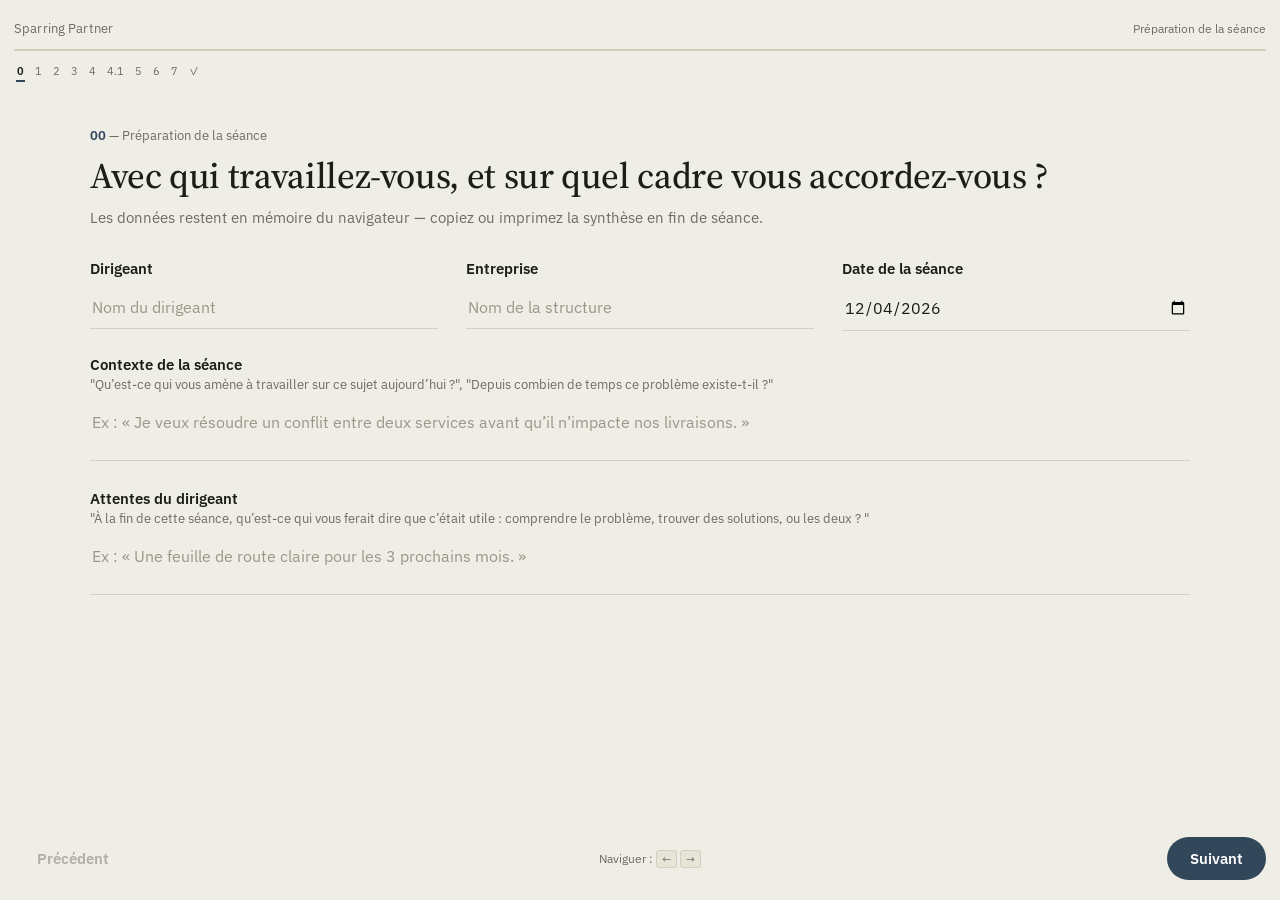
<file: index.html>
<!DOCTYPE html>
<html lang="fr">

<head>
    <meta charset="UTF-8">
    <meta name="viewport" content="width=device-width, initial-scale=1.0">
    <title>Sparring Partner — Diagnostic systémique</title>
    <link rel="preconnect" href="https://fonts.googleapis.com">
    <link rel="preconnect" href="https://fonts.gstatic.com" crossorigin>
    <link
        href="https://fonts.googleapis.com/css2?family=Source+Serif+4:opsz,wght@8..60,400;8..60,500;8..60,600&family=IBM+Plex+Sans:wght@400;500;600&display=swap"
        rel="stylesheet">
    <link rel="stylesheet" href="style.css">
</head>

<body>

    <div class="app" id="app">

        <div class="topbar">
            <div class="wordmark">
                <div class="name">Sparring Partner <span id="sessionName"></span></div>
                <div class="session-tag" id="sessionTag"></div>
            </div>
            <div class="progress-track">
                <div class="progress-fill" id="progressFill"></div>
            </div>
            <div class="step-dots" id="stepDots"></div>
        </div>

        <div class="stage" id="stage"></div>

        <div class="navbar">
            <button class="btn btn-ghost" id="btnPrev">Précédent</button>
            <div class="kbd-hint">Naviguer : <kbd>←</kbd> <kbd>→</kbd></div>
            <button class="btn btn-primary" id="btnNext">Suivant</button>
        </div>

    </div>

    <script src="script.js"></script>
</body>

</html>
</file>
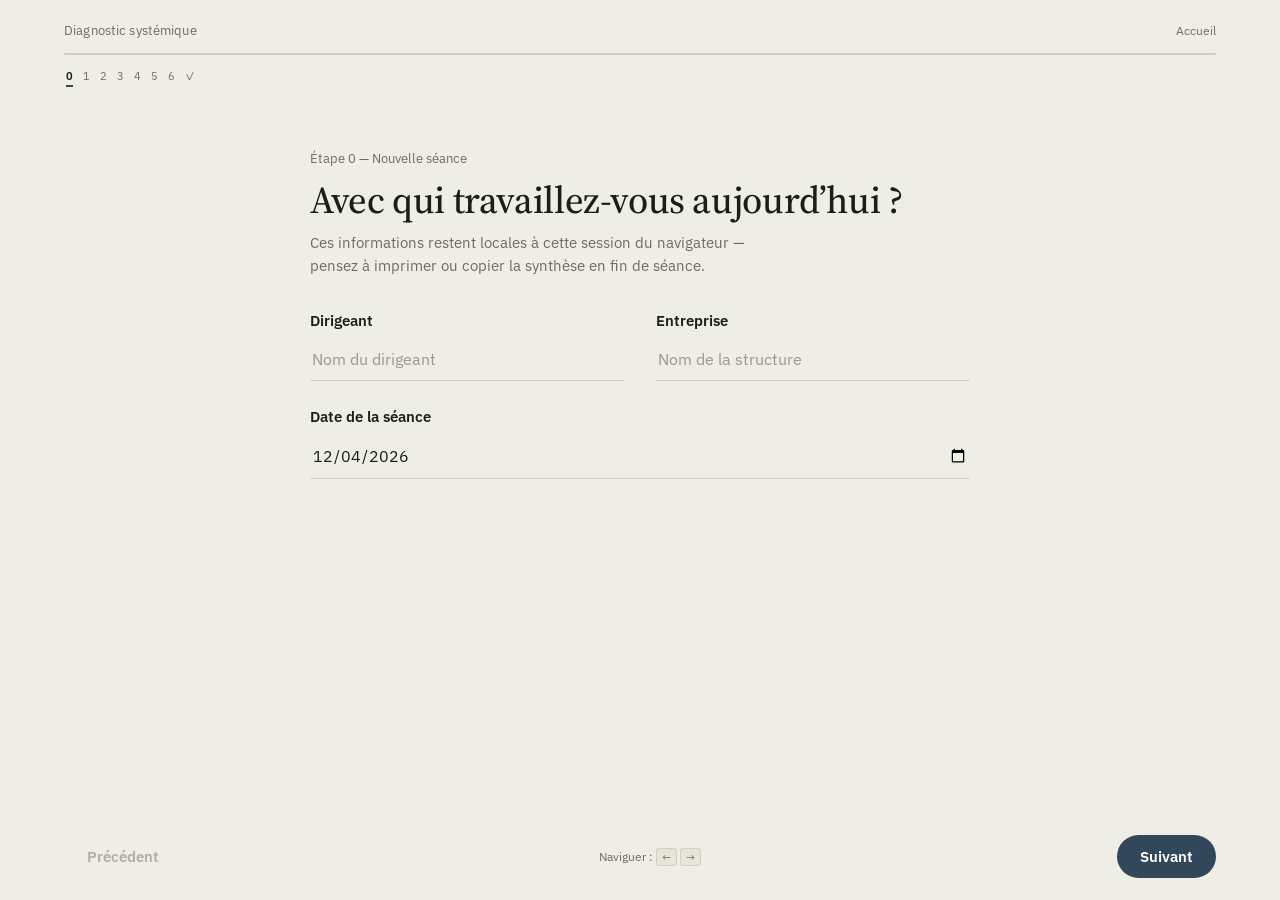
<file: diagnostic-systemique.html>
<!DOCTYPE html>
<html lang="fr">
<head>
<meta charset="UTF-8">
<meta name="viewport" content="width=device-width, initial-scale=1.0">
<title>Diagnostic systémique — Carnet de séance</title>
<link rel="preconnect" href="https://fonts.googleapis.com">
<link rel="preconnect" href="https://fonts.gstatic.com" crossorigin>
<link href="https://fonts.googleapis.com/css2?family=Source+Serif+4:opsz,wght@8..60,400;8..60,500;8..60,600&family=IBM+Plex+Sans:wght@400;500;600&display=swap" rel="stylesheet">
<style>
  :root{
    --paper:#EFEEE6;
    --paper-2:#E7E4D8;
    --ink:#1D1E19;
    --muted:#6E6C60;
    --line:#D3CFBF;
    --structure:#33475B;
    --structure-soft:#33475B14;
    --lever:#9C6B30;
    --lever-soft:#9C6B3016;
    --danger:#8C3B2E;
    --radius:3px;
  }
  *{box-sizing:border-box;}
  html,body{height:100%;}
  body{
    margin:0;
    background:var(--paper);
    color:var(--ink);
    font-family:'IBM Plex Sans', sans-serif;
    -webkit-font-smoothing:antialiased;
    overflow:hidden;
  }
  h1,h2,.serif{font-family:'Source Serif 4', serif;}
  ::selection{background:var(--structure); color:var(--paper);}

  /* focus visibility */
  a:focus-visible, button:focus-visible, input:focus-visible, textarea:focus-visible{
    outline:2px solid var(--structure);
    outline-offset:2px;
  }

  /* ---------- shell ---------- */
  .app{
    position:relative;
    height:100vh;
    width:100vw;
    display:flex;
    flex-direction:column;
  }

  .topbar{
    padding:22px clamp(20px,5vw,64px) 0;
    flex-shrink:0;
  }
  .wordmark{
    display:flex;
    align-items:baseline;
    justify-content:space-between;
    margin-bottom:14px;
  }
  .wordmark .name{
    font-size:13px;
    letter-spacing:.01em;
    color:var(--muted);
  }
  .wordmark .name b{color:var(--ink); font-weight:600;}
  .wordmark .session-tag{
    font-size:12px;
    color:var(--muted);
  }

  .progress-track{
    height:2px;
    background:var(--line);
    border-radius:2px;
    overflow:hidden;
  }
  .progress-fill{
    height:100%;
    background:var(--structure);
    width:0%;
    transition:width .5s cubic-bezier(.65,0,.35,1);
  }
  .app.on-synthesis .progress-fill{background:var(--lever);}

  .step-dots{
    display:flex;
    gap:6px;
    margin-top:10px;
  }
  .step-dot{
    border:none;
    background:none;
    cursor:pointer;
    padding:4px 2px;
    font-family:'IBM Plex Sans', sans-serif;
    font-size:11px;
    color:var(--muted);
    position:relative;
  }
  .step-dot::after{
    content:"";
    position:absolute;
    left:2px; right:2px; bottom:0;
    height:2px;
    background:transparent;
  }
  .step-dot.active{color:var(--ink); font-weight:600;}
  .step-dot.active::after{background:var(--structure);}
  .app.on-synthesis .step-dot.active::after{background:var(--lever);}
  .step-dot:disabled{cursor:default; opacity:.35;}

  /* ---------- stage ---------- */
  .stage{
    flex:1;
    position:relative;
    overflow:hidden;
  }
  .slide{
    position:absolute;
    inset:0;
    display:flex;
    align-items:flex-start;
    justify-content:center;
    padding:clamp(28px,7vh,72px) clamp(20px,5vw,64px) 24px;
    overflow-y:auto;
    opacity:0;
    transform:translateY(14px);
    pointer-events:none;
    transition:opacity .38s ease, transform .38s ease;
  }
  .slide.active{
    opacity:1;
    transform:translateY(0);
    pointer-events:auto;
  }
  @media (prefers-reduced-motion: reduce){
    .slide{transition:opacity .15s linear; transform:none;}
    .progress-fill{transition:none;}
  }

  .slide-inner{
    width:100%;
    max-width:660px;
  }

  .eyebrow{
    font-size:13px;
    color:var(--muted);
    margin:0 0 10px;
  }
  .eyebrow .num{color:var(--structure); font-weight:600;}

  h1.question{
    font-size:clamp(26px,3.6vw,38px);
    line-height:1.24;
    font-weight:500;
    margin:0 0 8px;
    letter-spacing:-.01em;
  }
  p.hint{
    font-size:14.5px;
    color:var(--muted);
    line-height:1.55;
    margin:0 0 34px;
    max-width:54ch;
  }

  .field{
    margin-bottom:26px;
  }
  .field label{
    display:block;
    font-size:14.5px;
    font-weight:600;
    margin-bottom:8px;
    color:var(--ink);
  }
  .field .sub{
    display:block;
    font-weight:400;
    color:var(--muted);
    font-size:13px;
    margin-top:2px;
  }
  input[type=text], input[type=date], textarea{
    width:100%;
    background:transparent;
    border:none;
    border-bottom:1.5px solid var(--line);
    padding:9px 2px;
    font-family:'IBM Plex Sans', sans-serif;
    font-size:16px;
    color:var(--ink);
    resize:none;
    line-height:1.5;
    transition:border-color .2s ease;
  }
  input[type=text]:hover, input[type=date]:hover, textarea:hover{border-color:#B7B29E;}
  input[type=text]:focus, input[type=date]:focus, textarea:focus{
    border-color:var(--structure);
    outline:none;
  }
  textarea{min-height:64px; field-sizing:content;}
  input::placeholder, textarea::placeholder{color:#9A9788;}

  .grid-2{
    display:grid;
    grid-template-columns:1fr 1fr;
    gap:8px 32px;
  }
  @media (max-width:640px){ .grid-2{grid-template-columns:1fr;} }

  /* step 0 */
  .field-compact{margin-bottom:22px;}
  .field-compact label{font-size:13.5px; color:var(--muted); font-weight:500; margin-bottom:6px;}

  /* step 3 — fill in the blank sentence */
  .sentence{
    font-family:'Source Serif 4', serif;
    font-size:clamp(20px,2.6vw,27px);
    line-height:2.05;
    font-weight:400;
  }
  .sentence input{
    font-family:'Source Serif 4', serif;
    font-style:italic;
    font-size:inherit;
    display:inline-block;
    width:auto;
    min-width:120px;
    border-bottom:1.5px solid var(--structure);
    padding:0 4px 2px;
  }
  .sentence input::placeholder{font-style:normal; font-size:14px; font-family:'IBM Plex Sans', sans-serif;}
  .w-sys{width:170px;}
  .w-etat{width:150px;}
  .w-t{width:220px;}
  .w-w{width:260px;}

  /* step 5 — crash test */
  .crashq{
    border-top:1px solid var(--line);
    padding:20px 0;
  }
  .crashq:last-of-type{border-bottom:1px solid var(--line); margin-bottom:24px;}
  .crashq-top{
    display:flex;
    align-items:flex-start;
    justify-content:space-between;
    gap:20px;
  }
  .crashq p{margin:0; font-size:16px; line-height:1.5; max-width:44ch;}
  .toggle{display:flex; gap:8px; flex-shrink:0;}
  .toggle button{
    border:1.5px solid var(--line);
    background:transparent;
    color:var(--muted);
    font-family:'IBM Plex Sans', sans-serif;
    font-size:13px;
    font-weight:600;
    padding:7px 16px;
    border-radius:20px;
    cursor:pointer;
    transition:all .15s ease;
  }
  .toggle button:hover{border-color:var(--ink); color:var(--ink);}
  .toggle button.sel-oui.selected{background:var(--structure); border-color:var(--structure); color:#fff;}
  .toggle button.sel-non.selected{background:var(--danger); border-color:var(--danger); color:#fff;}
  .pathology{
    margin-top:10px;
    font-size:13px;
    color:var(--danger);
  }
  .pathology b{font-weight:600;}
  .adjustment{
    background:var(--structure-soft);
    border-left:2px solid var(--structure);
    padding:16px 18px;
    border-radius:0 var(--radius) var(--radius) 0;
  }
  .adjustment label{font-size:13.5px; font-weight:600; margin-bottom:8px; display:block;}

  /* nav */
  .navbar{
    flex-shrink:0;
    display:flex;
    align-items:center;
    justify-content:space-between;
    padding:14px clamp(20px,5vw,64px) 22px;
    gap:16px;
  }
  .navbar .kbd-hint{
    font-size:12px;
    color:var(--muted);
  }
  .navbar .kbd-hint kbd{
    font-family:'IBM Plex Sans', sans-serif;
    background:var(--paper-2);
    border:1px solid var(--line);
    border-radius:3px;
    padding:1px 5px;
    font-size:11px;
  }
  .nav-buttons{display:flex; gap:10px;}
  button.btn{
    font-family:'IBM Plex Sans', sans-serif;
    font-size:14.5px;
    font-weight:600;
    padding:11px 22px;
    border-radius:24px;
    cursor:pointer;
    border:1.5px solid transparent;
    transition:all .15s ease;
  }
  .btn-ghost{background:transparent; border-color:var(--line); color:var(--ink);}
  .btn-ghost:hover{border-color:var(--ink);}
  .btn-primary{background:var(--structure); color:#fff;}
  .btn-primary:hover{background:#28394A;}
  .app.on-synthesis .btn-primary{background:var(--lever);}
  .app.on-synthesis .btn-primary:hover{background:#82581F;}
  button.btn:disabled{opacity:.3; cursor:default;}

  /* ---------- synthesis ---------- */
  .synth-head{
    display:flex;
    justify-content:space-between;
    align-items:flex-end;
    gap:20px;
    border-bottom:1.5px solid var(--ink);
    padding-bottom:16px;
    margin-bottom:28px;
  }
  .synth-head h1{font-size:clamp(24px,3.2vw,32px); font-weight:500; margin:0 0 4px;}
  .synth-head .meta{font-size:13.5px; color:var(--muted);}
  .synth-actions{display:flex; gap:8px; flex-shrink:0;}
  .synth-actions button{
    font-family:'IBM Plex Sans', sans-serif;
    font-size:13px;
    font-weight:600;
    padding:8px 14px;
    border-radius:20px;
    border:1.5px solid var(--line);
    background:transparent;
    color:var(--ink);
    cursor:pointer;
  }
  .synth-actions button:hover{border-color:var(--ink);}

  .synth-section{margin-bottom:26px;}
  .synth-section h2{
    font-size:12px;
    font-weight:600;
    text-transform:none;
    color:var(--structure);
    margin:0 0 10px;
    font-family:'IBM Plex Sans', sans-serif;
    letter-spacing:.01em;
  }
  .synth-section .lever-label{color:var(--lever);}
  .synth-row{
    display:grid;
    grid-template-columns:190px 1fr;
    gap:4px 18px;
    padding:9px 0;
    border-top:1px solid var(--line);
    font-size:14.5px;
    line-height:1.55;
  }
  .synth-row .k{color:var(--muted); font-size:13px;}
  .synth-row .v{white-space:pre-wrap;}
  .synth-row .v.empty{color:#B0AC9C; font-style:italic;}
  .synth-lever{
    background:var(--lever-soft);
    border-left:2px solid var(--lever);
    padding:18px 20px;
    border-radius:0 var(--radius) var(--radius) 0;
  }
  .synth-lever .synth-row{border-top:1px solid #9C6B301f;}
  .synth-lever .synth-row:first-child{border-top:none;}

  @media print{
    body{overflow:visible; background:#fff;}
    .app{height:auto; overflow:visible;}
    .topbar, .navbar{display:none !important;}
    .stage{overflow:visible; height:auto;}
    .slide{
      position:static !important;
      opacity:1 !important; transform:none !important;
      padding:0 24px;
      display:none;
    }
    .slide.active{display:flex !important;}
    .synth-actions{display:none;}
  }
</style>
</head>
<body>

<div class="app" id="app">

  <div class="topbar">
    <div class="wordmark">
      <div class="name">Diagnostic systémique <span id="sessionName"></span></div>
      <div class="session-tag" id="sessionTag"></div>
    </div>
    <div class="progress-track"><div class="progress-fill" id="progressFill"></div></div>
    <div class="step-dots" id="stepDots"></div>
  </div>

  <div class="stage" id="stage"></div>

  <div class="navbar">
    <button class="btn btn-ghost" id="btnPrev">Précédent</button>
    <div class="kbd-hint">Naviguer : <kbd>←</kbd> <kbd>→</kbd></div>
    <button class="btn btn-primary" id="btnNext">Suivant</button>
  </div>

</div>

<script>
(function(){

  // ---------------- state ----------------
  const state = {
    meta:{ dirigeant:'', entreprise:'', date: new Date().toISOString().slice(0,10) },
    s1:{ enonce:'', declencheur:'' },
    s2:{ acteurs:'', ressources:'', contraintes:'', tensions:'' },
    s3:{ systeme:'', etatA:'', etatB:'', t:'', w:'' },
    s4:{ client:'', acteurs:'', owner:'', environnement:'' },
    s5:{ q1:null, q2:null, q3:null, q4:null, ajustement:'' },
    s6:{ action:'', porteur:'', signal:'', delai:'' }
  };

  const STEP_LABELS = ['Accueil','Cadrage','Cartographie','T + W','CATWOE','Crash-test','Levier','Synthèse'];
  let current = 0; // 0..7, 7 = synthesis
  const LAST_STEP = 7;

  const pathologies = {
    q1:'Inversion des rôles — captation du But',
    q2:'Erreur de cadrage — illusion d\u2019exécution',
    q3:'Trou de gouvernance — illusion de contrôle',
    q4:'Dérive des attributs — dogme / faux garant'
  };

  // ---------------- helpers ----------------
  function el(tag, attrs, children){
    const e = document.createElement(tag);
    if(attrs) for(const k in attrs){
      if(k==='class') e.className = attrs[k];
      else if(k==='html') e.innerHTML = attrs[k];
      else e.setAttribute(k, attrs[k]);
    }
    (children||[]).forEach(c=> e.appendChild(c));
    return e;
  }

  function field(labelText, subText, key, obj, opts){
    opts = opts || {};
    const wrap = el('div', {class:'field'});
    const label = el('label', {}, [document.createTextNode(labelText)]);
    if(subText) label.appendChild(el('span',{class:'sub'},[document.createTextNode(subText)]));
    wrap.appendChild(label);
    let input;
    if(opts.textarea){
      input = el('textarea', {rows: opts.rows || 2, placeholder: opts.placeholder || ''});
    } else {
      input = el('input', {type: opts.type || 'text', placeholder: opts.placeholder || ''});
    }
    input.value = obj[key] || '';
    input.addEventListener('input', ()=>{ obj[key] = input.value; });
    wrap.appendChild(input);
    return wrap;
  }

  // ---------------- slide builders ----------------
  function buildSlide0(){
    const wrap = el('div', {class:'slide-inner'});
    wrap.appendChild(el('p',{class:'eyebrow'},[document.createTextNode('Étape 0 — Nouvelle séance')]));
    wrap.appendChild(el('h1',{class:'question'},[document.createTextNode('Avec qui travaillez-vous aujourd\u2019hui ?')]));
    wrap.appendChild(el('p',{class:'hint'},[document.createTextNode('Ces informations restent locales à cette session du navigateur — pensez à imprimer ou copier la synthèse en fin de séance.')]));

    const grid = el('div',{class:'grid-2'});
    grid.appendChild(field('Dirigeant', null, 'dirigeant', state.meta, {placeholder:'Nom du dirigeant'}));
    grid.appendChild(field('Entreprise', null, 'entreprise', state.meta, {placeholder:'Nom de la structure'}));
    wrap.appendChild(grid);
    wrap.appendChild(field('Date de la séance', null, 'date', state.meta, {type:'date'}));
    return wrap;
  }

  function buildSlide1(){
    const wrap = el('div', {class:'slide-inner'});
    wrap.appendChild(el('p',{class:'eyebrow'},[el('span',{class:'num'},[document.createTextNode('01')]),document.createTextNode(' — Cadrage & verbalisation')]));
    wrap.appendChild(el('h1',{class:'question'},[document.createTextNode('Quel est le problème, tel qu\u2019il se pose aujourd\u2019hui ?')]));
    wrap.appendChild(el('p',{class:'hint'},[document.createTextNode('Laissez le dirigeant parler deux minutes, puis notez sa formulation sans la rendre plus élégante ou plus théorique qu\u2019elle ne l\u2019est.')]));
    wrap.appendChild(field('L\u2019énoncé du problème', 'en une phrase, validée par un « oui » net du dirigeant', 'enonce', state.s1, {textarea:true, rows:2, placeholder:'Ex : « On n\u2019arrive plus à faire avancer le projet X sans que je porte tout moi-même »'}));
    wrap.appendChild(field('Le déclencheur récent', 'qu\u2019est-ce qui rend ce sujet urgent maintenant ?', 'declencheur', state.s1, {textarea:true, rows:2, placeholder:'L\u2019évènement de la semaine ou du mois écoulé'}));
    return wrap;
  }

  function buildSlide2(){
    const wrap = el('div', {class:'slide-inner'});
    wrap.appendChild(el('p',{class:'eyebrow'},[el('span',{class:'num'},[document.createTextNode('02')]),document.createTextNode(' — Cartographie de la situation réelle')]));
    wrap.appendChild(el('h1',{class:'question'},[document.createTextNode('Que se passe-t-il réellement sur le terrain ?')]));
    wrap.appendChild(el('p',{class:'hint'},[document.createTextNode('Les faits observés — pas l\u2019organigramme théorique.')]));
    const grid = el('div',{class:'grid-2'});
    grid.appendChild(field('Acteurs réels', 'personnes et groupes réellement impliqués', 'acteurs', state.s2, {textarea:true, rows:3}));
    grid.appendChild(field('Ressources effectives', 'temps, budget, compétences réellement mobilisables', 'ressources', state.s2, {textarea:true, rows:3}));
    grid.appendChild(field('Contraintes dures', 'règles, délais légaux, limites non négociables', 'contraintes', state.s2, {textarea:true, rows:3}));
    grid.appendChild(field('Points de tension', 'faits bruts de friction et de blocage au quotidien', 'tensions', state.s2, {textarea:true, rows:3}));
    wrap.appendChild(grid);
    return wrap;
  }

  function sentInput(cls, key, placeholder, size){
    const i = el('input', {type:'text', class: 'w-'+size, placeholder});
    i.value = state.s3[key] || '';
    i.addEventListener('input', ()=>{ state.s3[key] = i.value; });
    return i;
  }

  function buildSlide3(){
    const wrap = el('div', {class:'slide-inner'});
    wrap.appendChild(el('p',{class:'eyebrow'},[el('span',{class:'num'},[document.createTextNode('03')]),document.createTextNode(' — Transformation & Weltanschauung')]));
    wrap.appendChild(el('h1',{class:'question'},[document.createTextNode('Quel changement voulez-vous obtenir, et pourquoi y croyez-vous ?')]));
    wrap.appendChild(el('p',{class:'hint'},[document.createTextNode('Complétez la phrase — le gabarit force la précision.')]));

    const s = el('p', {class:'sentence'});
    s.appendChild(document.createTextNode('Faire passer '));
    s.appendChild(sentInput('w-sys','systeme','le système / la situation','sys'));
    s.appendChild(document.createTextNode(' de '));
    s.appendChild(sentInput('w-etat','etatA','l\u2019état actuel (A)','etat'));
    s.appendChild(document.createTextNode(' à '));
    s.appendChild(sentInput('w-etat','etatB','l\u2019état visé (B)','etat'));
    s.appendChild(document.createTextNode(' pour '));
    s.appendChild(sentInput('w-t','t','la transformation (T)','t'));
    s.appendChild(document.createTextNode(', parce que je crois que '));
    s.appendChild(sentInput('w-w','w','la croyance sous-jacente (W)','w'));
    s.appendChild(document.createTextNode('.'));
    wrap.appendChild(s);
    return wrap;
  }

  function buildSlide4(){
    const wrap = el('div', {class:'slide-inner'});
    wrap.appendChild(el('p',{class:'eyebrow'},[el('span',{class:'num'},[document.createTextNode('04')]),document.createTextNode(' — Filtrage des 4 rôles (CATWOE)')]));
    wrap.appendChild(el('h1',{class:'question'},[document.createTextNode('Qui est réellement concerné par cette transformation ?')]));
    wrap.appendChild(el('p',{class:'hint'},[document.createTextNode('On ne recartographie pas tout — on filtre uniquement pour le T formulé à l\u2019étape précédente.')]));
    wrap.appendChild(field('Client', 'le bénéficiaire réel et direct de la transformation', 'client', state.s4, {textarea:true, rows:2}));
    wrap.appendChild(field('Acteurs', 'exécutants du changement, et personnes qui en subiront l\u2019impact', 'acteurs', state.s4, {textarea:true, rows:2}));
    wrap.appendChild(field('Owner', 'qui a le pouvoir réel d\u2019arrêter ou de bloquer le projet', 'owner', state.s4, {textarea:true, rows:2}));
    wrap.appendChild(field('Environnement', 'limites externes spécifiques à cette transformation', 'environnement', state.s4, {textarea:true, rows:2}));
    return wrap;
  }

  function crashQuestion(key, question){
    const box = el('div',{class:'crashq'});
    const top = el('div',{class:'crashq-top'});
    top.appendChild(el('p',{},[document.createTextNode(question)]));
    const toggle = el('div',{class:'toggle'});
    const btnOui = el('button',{class:'sel-oui'},[document.createTextNode('Oui')]);
    const btnNon = el('button',{class:'sel-non'},[document.createTextNode('Non')]);
    function refresh(){
      btnOui.classList.toggle('selected', state.s5[key]==='oui');
      btnNon.classList.toggle('selected', state.s5[key]==='non');
    }
    btnOui.addEventListener('click', ()=>{ state.s5[key] = (state.s5[key]==='oui'?null:'oui'); refresh(); renderPathologyLine(); });
    btnNon.addEventListener('click', ()=>{ state.s5[key] = (state.s5[key]==='non'?null:'non'); refresh(); renderPathologyLine(); });
    refresh();
    toggle.appendChild(btnOui); toggle.appendChild(btnNon);
    top.appendChild(toggle);
    box.appendChild(top);
    const path = el('p',{class:'pathology', id:'path-'+key});
    box.appendChild(path);
    function renderPathologyLine(){
      path.innerHTML = state.s5[key]==='non' ? ('→ <b>'+pathologies[key]+'</b>') : '';
    }
    renderPathologyLine();
    return box;
  }

  function buildSlide5(){
    const wrap = el('div', {class:'slide-inner'});
    wrap.appendChild(el('p',{class:'eyebrow'},[el('span',{class:'num'},[document.createTextNode('05')]),document.createTextNode(' — Test de validation')]));
    wrap.appendChild(el('h1',{class:'question'},[document.createTextNode('La transformation résiste-t-elle à l\u2019épreuve des faits ?')]));
    wrap.appendChild(el('p',{class:'hint'},[document.createTextNode('Quatre questions fermées. Un seul « non » suffit à révéler une pathologie.')]));
    wrap.appendChild(crashQuestion('q1','Le Client tire-t-il un bénéfice réel et direct ?'));
    wrap.appendChild(crashQuestion('q2','Les Acteurs ont-ils concrètement les moyens d\u2019exécuter ?'));
    wrap.appendChild(crashQuestion('q3','L\u2019Owner a-t-il, dans les faits, le pouvoir d\u2019arbitrer ?'));
    wrap.appendChild(crashQuestion('q4','La croyance (W) résiste-t-elle encore, formulée autrement ?'));

    const adj = el('div',{class:'adjustment'});
    adj.appendChild(el('label',{},[document.createTextNode('Zone d\u2019ajustement — reformulation de T ou W')]));
    const ta = el('textarea',{rows:3, placeholder:'Si au moins un « non » est apparu, notez ici la reformulation immédiate.'});
    ta.value = state.s5.ajustement || '';
    ta.addEventListener('input', ()=>{ state.s5.ajustement = ta.value; });
    adj.appendChild(ta);
    wrap.appendChild(adj);
    return wrap;
  }

  function buildSlide6(){
    const wrap = el('div', {class:'slide-inner'});
    wrap.appendChild(el('p',{class:'eyebrow'},[el('span',{class:'num'},[document.createTextNode('06')]),document.createTextNode(' — Levier unique & plan d\u2019action')]));
    wrap.appendChild(el('h1',{class:'question'},[document.createTextNode('Quel est le seul levier à activer maintenant ?')]));
    wrap.appendChild(el('p',{class:'hint'},[document.createTextNode('Un seul levier à la fois — activer plusieurs leviers en parallèle rend impossible de savoir lequel a produit l\u2019effet.')]));
    wrap.appendChild(field('Action précise', 'une phrase concrète, pas « améliorer la communication »', 'action', state.s6, {textarea:true, rows:2, placeholder:'Ex : « Faire valider les critères du projet par le comité X »'}));
    const grid = el('div',{class:'grid-2'});
    grid.appendChild(field('Porteur unique', 'celui qui a le plus intérêt à ce que ça marche', 'porteur', state.s6, {}));
    grid.appendChild(field('Délai de revue', '2 à 4 semaines recommandé', 'delai', state.s6, {type:'date'}));
    wrap.appendChild(grid);
    wrap.appendChild(field('Signal de vérification', 'un fait observable, non ambigu — pas une impression', 'signal', state.s6, {textarea:true, rows:2}));
    return wrap;
  }

  function synthRow(k, v){
    const row = el('div',{class:'synth-row'});
    row.appendChild(el('div',{class:'k'},[document.createTextNode(k)]));
    const val = el('div',{class:'v'+(v?'':' empty')},[document.createTextNode(v || '—')]);
    row.appendChild(val);
    return row;
  }

  function buildSynthesis(){
    const wrap = el('div', {class:'slide-inner'});

    const head = el('div',{class:'synth-head'});
    const hLeft = el('div');
    hLeft.appendChild(el('h1',{},[document.createTextNode('Synthèse de séance')]));
    const dirig = state.meta.dirigeant || 'dirigeant non renseigné';
    const ent = state.meta.entreprise ? (' — '+state.meta.entreprise) : '';
    hLeft.appendChild(el('div',{class:'meta'},[document.createTextNode(dirig+ent+' · '+(state.meta.date||''))]));
    head.appendChild(hLeft);
    const actions = el('div',{class:'synth-actions'});
    const btnCopy = el('button',{},[document.createTextNode('Copier')]);
    btnCopy.addEventListener('click', copySynthesis);
    const btnPrint = el('button',{},[document.createTextNode('Imprimer')]);
    btnPrint.addEventListener('click', ()=> window.print());
    actions.appendChild(btnCopy); actions.appendChild(btnPrint);
    head.appendChild(actions);
    wrap.appendChild(head);

    const sec1 = el('div',{class:'synth-section'});
    sec1.appendChild(el('h2',{},[document.createTextNode('01 · Cadrage')]));
    sec1.appendChild(synthRow('Problème', state.s1.enonce));
    sec1.appendChild(synthRow('Déclencheur', state.s1.declencheur));
    wrap.appendChild(sec1);

    const sec2 = el('div',{class:'synth-section'});
    sec2.appendChild(el('h2',{},[document.createTextNode('02 · Cartographie')]));
    sec2.appendChild(synthRow('Acteurs réels', state.s2.acteurs));
    sec2.appendChild(synthRow('Ressources effectives', state.s2.ressources));
    sec2.appendChild(synthRow('Contraintes dures', state.s2.contraintes));
    sec2.appendChild(synthRow('Points de tension', state.s2.tensions));
    wrap.appendChild(sec2);

    const sec3 = el('div',{class:'synth-section'});
    sec3.appendChild(el('h2',{},[document.createTextNode('03 · Transformation & Weltanschauung')]));
    const t3 = state.s3;
    const phrase = 'Faire passer '+(t3.systeme||'…')+' de '+(t3.etatA||'…')+' à '+(t3.etatB||'…')+' pour '+(t3.t||'…')+', parce que je crois que '+(t3.w||'…')+'.';
    sec3.appendChild(synthRow('Formulation', phrase));
    wrap.appendChild(sec3);

    const sec4 = el('div',{class:'synth-section'});
    sec4.appendChild(el('h2',{},[document.createTextNode('04 · CATWOE')]));
    sec4.appendChild(synthRow('Client', state.s4.client));
    sec4.appendChild(synthRow('Acteurs', state.s4.acteurs));
    sec4.appendChild(synthRow('Owner', state.s4.owner));
    sec4.appendChild(synthRow('Environnement', state.s4.environnement));
    wrap.appendChild(sec4);

    const sec5 = el('div',{class:'synth-section'});
    sec5.appendChild(el('h2',{},[document.createTextNode('05 · Crash-test')]));
    const qLabels = {q1:'Bénéfice Client', q2:'Moyens des Acteurs', q3:'Pouvoir de l\u2019Owner', q4:'Solidité de W'};
    ['q1','q2','q3','q4'].forEach(k=>{
      const v = state.s5[k];
      let disp = v ? (v==='oui'?'Oui':'Non — '+pathologies[k]) : '—';
      sec5.appendChild(synthRow(qLabels[k], disp));
    });
    if(state.s5.ajustement){ sec5.appendChild(synthRow('Ajustement de T/W', state.s5.ajustement)); }
    wrap.appendChild(sec5);

    const sec6 = el('div',{class:'synth-section'});
    sec6.appendChild(el('h2',{class:'lever-label'},[document.createTextNode('06 · Levier unique & plan d\u2019action')]));
    const lev = el('div',{class:'synth-lever'});
    lev.appendChild(synthRow('Action', state.s6.action));
    lev.appendChild(synthRow('Porteur', state.s6.porteur));
    lev.appendChild(synthRow('Signal de vérification', state.s6.signal));
    lev.appendChild(synthRow('Revue prévue le', state.s6.delai));
    sec6.appendChild(lev);
    wrap.appendChild(sec6);

    return wrap;
  }

  function synthesisText(){
    const t3 = state.s3;
    const phrase = 'Faire passer '+(t3.systeme||'…')+' de '+(t3.etatA||'…')+' à '+(t3.etatB||'…')+' pour '+(t3.t||'…')+', parce que je crois que '+(t3.w||'…')+'.';
    const qLabels = {q1:'Bénéfice Client', q2:'Moyens des Acteurs', q3:'Pouvoir de l\u2019Owner', q4:'Solidité de W'};
    let lines = [];
    lines.push('DIAGNOSTIC SYSTÉMIQUE — SYNTHÈSE DE SÉANCE');
    lines.push((state.meta.dirigeant||'—')+(state.meta.entreprise?(' — '+state.meta.entreprise):'')+' · '+(state.meta.date||''));
    lines.push('');
    lines.push('01 · CADRAGE');
    lines.push('Problème : '+(state.s1.enonce||'—'));
    lines.push('Déclencheur : '+(state.s1.declencheur||'—'));
    lines.push('');
    lines.push('02 · CARTOGRAPHIE');
    lines.push('Acteurs réels : '+(state.s2.acteurs||'—'));
    lines.push('Ressources effectives : '+(state.s2.ressources||'—'));
    lines.push('Contraintes dures : '+(state.s2.contraintes||'—'));
    lines.push('Points de tension : '+(state.s2.tensions||'—'));
    lines.push('');
    lines.push('03 · TRANSFORMATION & WELTANSCHAUUNG');
    lines.push(phrase);
    lines.push('');
    lines.push('04 · CATWOE');
    lines.push('Client : '+(state.s4.client||'—'));
    lines.push('Acteurs : '+(state.s4.acteurs||'—'));
    lines.push('Owner : '+(state.s4.owner||'—'));
    lines.push('Environnement : '+(state.s4.environnement||'—'));
    lines.push('');
    lines.push('05 · CRASH-TEST');
    ['q1','q2','q3','q4'].forEach(k=>{
      const v = state.s5[k];
      lines.push(qLabels[k]+' : '+(v ? (v==='oui'?'Oui':'Non — '+pathologies[k]) : '—'));
    });
    if(state.s5.ajustement) lines.push('Ajustement de T/W : '+state.s5.ajustement);
    lines.push('');
    lines.push('06 · LEVIER UNIQUE & PLAN D\u2019ACTION');
    lines.push('Action : '+(state.s6.action||'—'));
    lines.push('Porteur : '+(state.s6.porteur||'—'));
    lines.push('Signal de vérification : '+(state.s6.signal||'—'));
    lines.push('Revue prévue le : '+(state.s6.delai||'—'));
    return lines.join('\n');
  }

  function copySynthesis(){
    const text = synthesisText();
    navigator.clipboard.writeText(text).then(()=>{
      const btn = document.querySelector('.synth-actions button');
      if(btn){ const old = btn.textContent; btn.textContent = 'Copié'; setTimeout(()=>btn.textContent=old, 1400); }
    }).catch(()=>{});
  }

  const builders = [buildSlide0, buildSlide1, buildSlide2, buildSlide3, buildSlide4, buildSlide5, buildSlide6, buildSynthesis];

  // ---------------- render shell ----------------
  const stage = document.getElementById('stage');
  const app = document.getElementById('app');
  const progressFill = document.getElementById('progressFill');
  const stepDots = document.getElementById('stepDots');
  const sessionName = document.getElementById('sessionName');
  const sessionTag = document.getElementById('sessionTag');
  const btnPrev = document.getElementById('btnPrev');
  const btnNext = document.getElementById('btnNext');

  const slideEls = builders.map((fn, i)=>{
    const slide = el('div', {class:'slide'}, [fn()]);
    stage.appendChild(slide);
    return slide;
  });

  STEP_LABELS.forEach((label, i)=>{
    const dot = el('button', {class:'step-dot'}, [document.createTextNode(i===7 ? '✓' : String(i))]);
    dot.title = label;
    dot.addEventListener('click', ()=> goTo(i));
    stepDots.appendChild(dot);
  });

  function refreshShell(){
    const pct = (current/LAST_STEP)*100;
    progressFill.style.width = pct+'%';
    app.classList.toggle('on-synthesis', current===LAST_STEP);

    [...stepDots.children].forEach((d,i)=> d.classList.toggle('active', i===current));

    btnPrev.disabled = current===0;
    btnNext.textContent = current===LAST_STEP ? 'Nouvelle séance' : (current===6 ? 'Voir la synthèse' : 'Suivant');

    sessionName.textContent = state.meta.dirigeant ? ('· '+state.meta.dirigeant) : '';
    sessionTag.textContent = STEP_LABELS[current];
  }

  function rerenderSlide(i){
    // rebuild a slide's inner content from current state (used for synthesis + rebuilding step0 date default)
    const fresh = el('div', {class:'slide active'}, [builders[i]()]);
    stage.replaceChild(fresh, slideEls[i]);
    slideEls[i] = fresh;
  }

  function goTo(i){
    if(i<0 || i>LAST_STEP) return;
    slideEls[current].classList.remove('active');
    current = i;
    if(i===LAST_STEP){ rerenderSlide(i); }
    slideEls[current].classList.add('active');
    refreshShell();
  }

  btnPrev.addEventListener('click', ()=>{
    if(current>0) goTo(current-1);
  });
  btnNext.addEventListener('click', ()=>{
    if(current===LAST_STEP){ resetSession(); return; }
    goTo(current+1);
  });

  function resetSession(){
    if(!confirm('Démarrer une nouvelle séance ? Les données actuelles seront effacées.')) return;
    state.meta = { dirigeant:'', entreprise:'', date: new Date().toISOString().slice(0,10) };
    state.s1 = { enonce:'', declencheur:'' };
    state.s2 = { acteurs:'', ressources:'', contraintes:'', tensions:'' };
    state.s3 = { systeme:'', etatA:'', etatB:'', t:'', w:'' };
    state.s4 = { client:'', acteurs:'', owner:'', environnement:'' };
    state.s5 = { q1:null, q2:null, q3:null, q4:null, ajustement:'' };
    state.s6 = { action:'', porteur:'', signal:'', delai:'' };
    builders.forEach((fn,i)=>{
      const fresh = el('div', {class:'slide'+(i===0?' active':'')}, [fn()]);
      stage.replaceChild(fresh, slideEls[i]);
      slideEls[i] = fresh;
    });
    current = 0;
    refreshShell();
  }

  document.addEventListener('keydown', (e)=>{
    const tag = (document.activeElement && document.activeElement.tagName) || '';
    if(tag==='TEXTAREA' || tag==='INPUT') return;
    if(e.key==='ArrowRight'){ if(current===LAST_STEP) resetSession(); else goTo(current+1); }
    if(e.key==='ArrowLeft'){ goTo(current-1); }
  });

  slideEls[0].classList.add('active');
  refreshShell();

})();
</script>
</body>
</html>
</file>
<file: style.css>
:root {
    --paper: #EFEEE6;
    --paper-2: #E7E4D8;
    --ink: #1D1E19;
    --muted: #6E6C60;
    --line: #D3CFBF;
    --structure: #33475B;
    --structure-soft: #33475B14;
    --lever: #9C6B30;
    --lever-soft: #9C6B3016;
    --danger: #8C3B2E;
    --danger-soft: #8C3B2E12;
    --vert: #3F7A4E;
    --orange: #C97A2B;
    --radius: 3px;
    --pad-x: clamp(14px, 2.2vw, 12px);
}

* {
    box-sizing: border-box;
}

html,
body {
    height: 100%;
}

body {
    margin: 0;
    background: var(--paper);
    color: var(--ink);
    font-family: 'IBM Plex Sans', sans-serif;
    -webkit-font-smoothing: antialiased;
    overflow: hidden;
}

h1,
h2,
.serif {
    font-family: 'Source Serif 4', serif;
}

::selection {
    background: var(--structure);
    color: var(--paper);
}

a:focus-visible,
button:focus-visible,
input:focus-visible,
textarea:focus-visible {
    outline: 2px solid var(--structure);
    outline-offset: 2px;
}

/* ---------- shell ---------- */
.app {
    position: relative;
    height: 100vh;
    width: 100vw;
    display: flex;
    flex-direction: column;
}

.topbar {
    padding: 20px var(--pad-x) 0;
    flex-shrink: 0;
}

.wordmark {
    display: flex;
    align-items: baseline;
    justify-content: space-between;
    margin-bottom: 12px;
}

.wordmark .name {
    font-size: 13px;
    letter-spacing: .01em;
    color: var(--muted);
}

.wordmark .name b {
    color: var(--ink);
    font-weight: 600;
}

.wordmark .session-tag {
    font-size: 12px;
    color: var(--muted);
}

.progress-track {
    height: 2px;
    background: var(--line);
    border-radius: 2px;
    overflow: hidden;
}

.progress-fill {
    height: 100%;
    background: var(--structure);
    width: 0%;
    transition: width .5s cubic-bezier(.65, 0, .35, 1);
}

.app.on-lever .progress-fill {
    background: var(--lever);
}

.step-dots {
    display: flex;
    gap: 5px;
    margin-top: 9px;
    flex-wrap: wrap;
}

.step-dot {
    border: none;
    background: none;
    cursor: pointer;
    padding: 4px 3px;
    font-family: 'IBM Plex Sans', sans-serif;
    font-size: 10.5px;
    color: var(--muted);
    position: relative;
}

.step-dot::after {
    content: "";
    position: absolute;
    left: 2px;
    right: 2px;
    bottom: 0;
    height: 2px;
    background: transparent;
}

.step-dot.active {
    color: var(--ink);
    font-weight: 600;
}

.step-dot.active::after {
    background: var(--structure);
}

.app.on-lever .step-dot.active::after {
    background: var(--lever);
}

.step-dot:disabled {
    cursor: default;
    opacity: .35;
}

/* ---------- stage ---------- */
.stage {
    flex: 1;
    position: relative;
    overflow: hidden;
}

.slide {
    position: absolute;
    inset: 0;
    display: flex;
    align-items: flex-start;
    justify-content: center;
    padding: clamp(24px, 5vh, 56px) var(--pad-x) 20px;
    overflow-y: auto;
    opacity: 0;
    transform: translateY(14px);
    pointer-events: none;
    transition: opacity .38s ease, transform .38s ease;
}

.slide.active {
    opacity: 1;
    transform: translateY(0);
    pointer-events: auto;
}

@media (prefers-reduced-motion: reduce) {
    .slide {
        transition: opacity .15s linear;
        transform: none;
    }

    .progress-fill {
        transition: none;
    }
}

.slide-inner {
    width: 100%;
    max-width: 1100px;
}

.eyebrow {
    font-size: 13px;
    color: var(--muted);
    margin: 0 0 10px;
}

.eyebrow .num {
    color: var(--structure);
    font-weight: 600;
}

.app.on-lever .eyebrow .num {
    color: var(--lever);
}

h1.question {
    font-size: clamp(24px, 3.2vw, 36px);
    line-height: 1.24;
    font-weight: 500;
    margin: 0 0 8px;
    letter-spacing: -.01em;
}

p.hint {
    font-size: 14.5px;
    color: var(--muted);
    line-height: 1.55;
    margin: 0 0 30px;
    /* max-width: 60ch; */
}

.field {
    margin-bottom: 24px;
}

.field label {
    display: block;
    font-size: 14.5px;
    font-weight: 600;
    margin-bottom: 8px;
    color: var(--ink);
}

.field .sub {
    display: block;
    font-weight: 400;
    color: var(--muted);
    font-size: 13px;
    margin-top: 2px;
}

input[type=text],
input[type=date],
input[type=number],
textarea {
    width: 100%;
    background: transparent;
    border: none;
    border-bottom: 1.5px solid var(--line);
    padding: 9px 2px;
    font-family: 'IBM Plex Sans', sans-serif;
    font-size: 16px;
    color: var(--ink);
    resize: none;
    line-height: 1.5;
    transition: border-color .2s ease;
}

input[type=text]:hover,
input[type=date]:hover,
input[type=number]:hover,
textarea:hover {
    border-color: #B7B29E;
}

input[type=text]:focus,
input[type=date]:focus,
input[type=number]:focus,
textarea:focus {
    border-color: var(--structure);
    outline: none;
}

textarea {
    min-height: 60px;
    field-sizing: content;
}

input::placeholder,
textarea::placeholder {
    color: #9A9788;
}

.grid-2 {
    display: grid;
    grid-template-columns: 1fr 1fr;
    gap: 6px 28px;
}

.grid-3 {
    display: grid;
    grid-template-columns: repeat(3, 1fr);
    gap: 6px 28px;
}

@media (max-width:640px) {
    .grid-2 {
        grid-template-columns: 1fr;
    }
}

/* sub-section divider inside a step (e.g. "extension systémique" within Cartographie) */
.subsection {
    margin-top: 8px;
    padding-top: 22px;
    border-top: 1px solid var(--line);
}

.subsection-label {
    font-size: 12px;
    font-weight: 600;
    color: var(--structure);
    margin: 0 0 16px;
    font-family: 'IBM Plex Sans', sans-serif;
    letter-spacing: .01em;
}

/* step 0 */
.field-compact {
    margin-bottom: 22px;
}

.field-compact label {
    font-size: 13.5px;
    color: var(--muted);
    font-weight: 500;
    margin-bottom: 6px;
}

/* fill-in-the-blank sentence (step 3) */
.sentence {
    font-family: 'Source Serif 4', serif;
    font-size: clamp(19px, 2.4vw, 26px);
    line-height: 2.05;
    font-weight: 400;
}

.sentence input {
    font-family: 'Source Serif 4', serif;
    font-style: italic;
    font-size: inherit;
    display: inline-block;
    field-sizing: content;
    width: auto;
    min-width: 200px;
    border-bottom: 1.5px solid var(--structure);
    padding: 0 4px 2px;
}

.sentence input::placeholder {
    font-style: normal;
    font-size: 13.5px;
    font-family: 'IBM Plex Sans', sans-serif;
}

.w-x {
    width: 170px;
}

.w-etat {
    width: 150px;
}

.w-c {
    width: 200px;
}

.w-w {
    width: 240px;
}

/* crash-test style oui/non (kept for compatibility, unused by default in this version) */
.toggle {
    display: flex;
    gap: 8px;
    flex-shrink: 0;
}

.toggle button {
    border: 1.5px solid var(--line);
    background: transparent;
    color: var(--muted);
    font-family: 'IBM Plex Sans', sans-serif;
    font-size: 13px;
    font-weight: 600;
    padding: 7px 16px;
    border-radius: 20px;
    cursor: pointer;
    transition: all .15s ease;
}

.toggle button:hover {
    border-color: var(--ink);
    color: var(--ink);
}

.toggle button.sel-oui.selected {
    background: var(--structure);
    border-color: var(--structure);
    color: #fff;
}

.toggle button.sel-non.selected {
    background: var(--danger);
    border-color: var(--danger);
    color: #fff;
}

.toggle3 {
    flex-wrap: wrap;
}

.toggle3 .lvl-btn.lvl-vert.selected {
    background: var(--vert);
    border-color: var(--vert);
    color: #fff;
}

.toggle3 .lvl-btn.lvl-orange.selected {
    background: var(--orange);
    border-color: var(--orange);
    color: #fff;
}

.toggle3 .lvl-btn.lvl-rouge.selected {
    background: var(--danger);
    border-color: var(--danger);
    color: #fff;
}

/* step 5 — notation sliders */
.slider-field {
    margin-bottom: 12px;
}

.slider-row {
    position: relative;
    display: flex;
    align-items: center;
    margin-top: 8px;
    margin-bottom: 0;
    height: 38px;
}

.seuil-row {
    display: flex;
    align-items: center;
    gap: 10px;
    margin-bottom: 24px;
}

.seuil-row label {
    font-size: 13.5px;
    font-weight: 600;
    margin: 0;
}

.seuil-row input {
    width: 52px;
    border-bottom: 1.5px solid var(--structure);
    text-align: center;
    padding: 2px 2px;
}

.crit-block {
    margin-bottom: 24px;
}

.crit-block:last-of-type {
    border-bottom: 1px solid var(--line);
}

.crit-block p.crit-q {
    margin: 0 0 14px;
    font-size: 16px;
    line-height: 1.5;
    max-width: 56ch;
}

.slider-row {
    position: relative;
    display: flex;
    align-items: center;
    margin-top: 8px;
    margin-bottom: 12px;
    height: 38px;
}

.slider-row input[type=range] {
    width: 100%;
    margin: 0;
    cursor: pointer;
}

/* Stylisation du bouton (Thumb) sur Webkit (Chrome, Safari, Edge) */
.slider-row input[type=range]::-webkit-slider-thumb {
    -webkit-appearance: none;
    height: 32px;
    width: 32px;
    border-radius: 50%;
    background: var(--structure);
    cursor: pointer;
    margin-top: -12px;
    /* Centrage sur la piste */
}

/* Stylisation du bouton (Thumb) sur Firefox */
.slider-row input[type=range]::-moz-range-thumb {
    height: 32px;
    width: 32px;
    border: none;
    border-radius: 50%;
    background: var(--structure);
    cursor: pointer;
}

/* Chiffre positionné dans le bouton */
.slider-thumb-value {
    position: absolute;
    top: 30%;
    transform: translate(-50%, -50%);
    pointer-events: none;
    /* Laisse passer les clics vers le slider */
    color: #ffffff;
    font-family: 'Source Serif 4', serif;
    font-size: 20px;
    font-weight: 700;
    user-select: none;
}

/* Couleur du bouton en cas d'alerte */
.warn-inline .slider-row input[type=range]::-webkit-slider-thumb {
    background: var(--danger);
}

.warn-inline .slider-row input[type=range]::-moz-range-thumb {
    background: var(--danger);
}

input[type=range] {
    -webkit-appearance: none;
    width: 100%;
    height: 2px;
    background: var(--line);
    border-radius: 2px;
    outline: none;
    margin: 6px 0 4px;
}

input[type=range]::-webkit-slider-thumb {
    -webkit-appearance: none;
    width: 15px;
    height: 15px;
    border-radius: 50%;
    background: var(--structure);
    cursor: pointer;
    border: 2px solid var(--paper);
    box-shadow: 0 0 0 1px var(--structure);
}

input[type=range]::-moz-range-thumb {
    width: 15px;
    height: 15px;
    border-radius: 50%;
    background: var(--structure);
    cursor: pointer;
    border: 2px solid var(--paper);
    box-shadow: 0 0 0 1px var(--structure);
}

.warn-inline input[type=range]::-webkit-slider-thumb,
.warn-inline input[type=range]::-moz-range-thumb {
    background: var(--danger);
    box-shadow: 0 0 0 1px var(--danger);
}

.warn-text {
    font-size: 12.5px;
    color: var(--danger);
    margin: 2px 0 0;
}

/* dynamic weak-criterion blocks (5.1 and 6) */
.weak-block {
    border-left: 2px solid var(--danger);
    background: var(--danger-soft);
    padding: 16px 18px;
    border-radius: 0 var(--radius) var(--radius) 0;
    margin-bottom: 18px;
}

.weak-block .weak-head {
    display: flex;
    align-items: baseline;
    justify-content: space-between;
    gap: 12px;
    margin-bottom: 12px;
}

.weak-block .weak-head .wk-title {
    font-weight: 600;
    font-size: 14.5px;
}

.weak-block .weak-head .wk-path {
    font-size: 12.5px;
    color: var(--danger);
}

.empty-state {
    font-size: 14.5px;
    color: var(--muted);
    font-style: italic;
    padding: 18px 0;
    border-top: 1px solid var(--line);
    border-bottom: 1px solid var(--line);
}

.score-mini {
    display: grid;
    grid-template-columns: 1fr 1fr 1fr;
    gap: 0 20px;
}

@media (max-width:640px) {
    .score-mini {
        grid-template-columns: 1fr;
    }
}

.score-total {
    margin-top: 6px;
    font-size: 13px;
    color: var(--muted);
}

.score-total b {
    color: var(--ink);
    font-family: 'Source Serif 4', serif;
    font-size: 15px;
}

.rank-list {
    list-style: none;
    margin: 0;
    padding: 0;
}

.rank-list li {
    display: flex;
    align-items: baseline;
    justify-content: space-between;
    padding: 10px 0;
    border-top: 1px solid var(--line);
    font-size: 14.5px;
}

.rank-list li .rk-name {
    font-weight: 600;
}

.rank-list li .rk-score {
    font-family: 'Source Serif 4', serif;
    color: var(--lever);
    font-size: 16px;
}

/* nav */
.navbar {
    flex-shrink: 0;
    display: flex;
    align-items: center;
    justify-content: space-between;
    padding: 12px var(--pad-x) 20px;
    gap: 16px;
}

.navbar .kbd-hint {
    font-size: 12px;
    color: var(--muted);
}

.navbar .kbd-hint kbd {
    font-family: 'IBM Plex Sans', sans-serif;
    background: var(--paper-2);
    border: 1px solid var(--line);
    border-radius: 3px;
    padding: 1px 5px;
    font-size: 11px;
}

button.btn {
    font-family: 'IBM Plex Sans', sans-serif;
    font-size: 14.5px;
    font-weight: 600;
    padding: 11px 22px;
    border-radius: 24px;
    cursor: pointer;
    border: 1.5px solid transparent;
    transition: all .15s ease;
}

.btn-ghost {
    background: transparent;
    border-color: var(--line);
    color: var(--ink);
}

.btn-ghost:hover {
    border-color: var(--ink);
}

.btn-primary {
    background: var(--structure);
    color: #fff;
}

.btn-primary:hover {
    background: #28394A;
}

.app.on-lever .btn-primary {
    background: var(--lever);
}

.app.on-lever .btn-primary:hover {
    background: #82581F;
}

button.btn:disabled {
    opacity: .3;
    cursor: default;
}

/* ---------- synthesis ---------- */
.synth-head {
    display: flex;
    justify-content: space-between;
    align-items: flex-end;
    gap: 20px;
    border-bottom: 1.5px solid var(--ink);
    padding-bottom: 14px;
    margin-bottom: 24px;
}

.synth-head h1 {
    font-size: clamp(22px, 2.8vw, 30px);
    font-weight: 500;
    margin: 0 0 4px;
}

.synth-head .meta {
    font-size: 13.5px;
    color: var(--muted);
}

.synth-actions {
    display: flex;
    gap: 8px;
    flex-shrink: 0;
}

.synth-actions button {
    font-family: 'IBM Plex Sans', sans-serif;
    font-size: 13px;
    font-weight: 600;
    padding: 8px 14px;
    border-radius: 20px;
    border: 1.5px solid var(--line);
    background: transparent;
    color: var(--ink);
    cursor: pointer;
}

.synth-actions button:hover {
    border-color: var(--ink);
}

.synth-section {
    margin-bottom: 22px;
}

.synth-section h2 {
    font-size: 12px;
    font-weight: 600;
    color: var(--structure);
    margin: 0 0 8px;
    font-family: 'IBM Plex Sans', sans-serif;
    letter-spacing: .01em;
}

.synth-section .lever-label {
    color: var(--lever);
}

.synth-row {
    display: grid;
    grid-template-columns: 180px 1fr;
    gap: 4px 16px;
    padding: 8px 0;
    border-top: 1px solid var(--line);
    font-size: 14px;
    line-height: 1.55;
}

.synth-row .k {
    color: var(--muted);
    font-size: 12.5px;
}

.synth-row .v {
    white-space: pre-wrap;
}

.synth-row .v.empty {
    color: #B0AC9C;
    font-style: italic;
}

.synth-lever {
    background: var(--lever-soft);
    border-left: 2px solid var(--lever);
    padding: 16px 18px;
    border-radius: 0 var(--radius) var(--radius) 0;
}

.synth-lever .synth-row {
    border-top: 1px solid #9C6B301f;
}

.synth-lever .synth-row:first-child {
    border-top: none;
}

@media print {
    body {
        overflow: visible;
        background: #fff;
    }

    .app {
        height: auto;
        overflow: visible;
    }

    .topbar,
    .navbar {
        display: none !important;
    }

    .stage {
        overflow: visible;
        height: auto;
    }

    .slide {
        position: static !important;
        opacity: 1 !important;
        transform: none !important;
        padding: 0 18px;
        display: none;
    }

    .slide.active {
        display: flex !important;
    }

    .synth-actions {
        display: none;
    }
}
</file>
